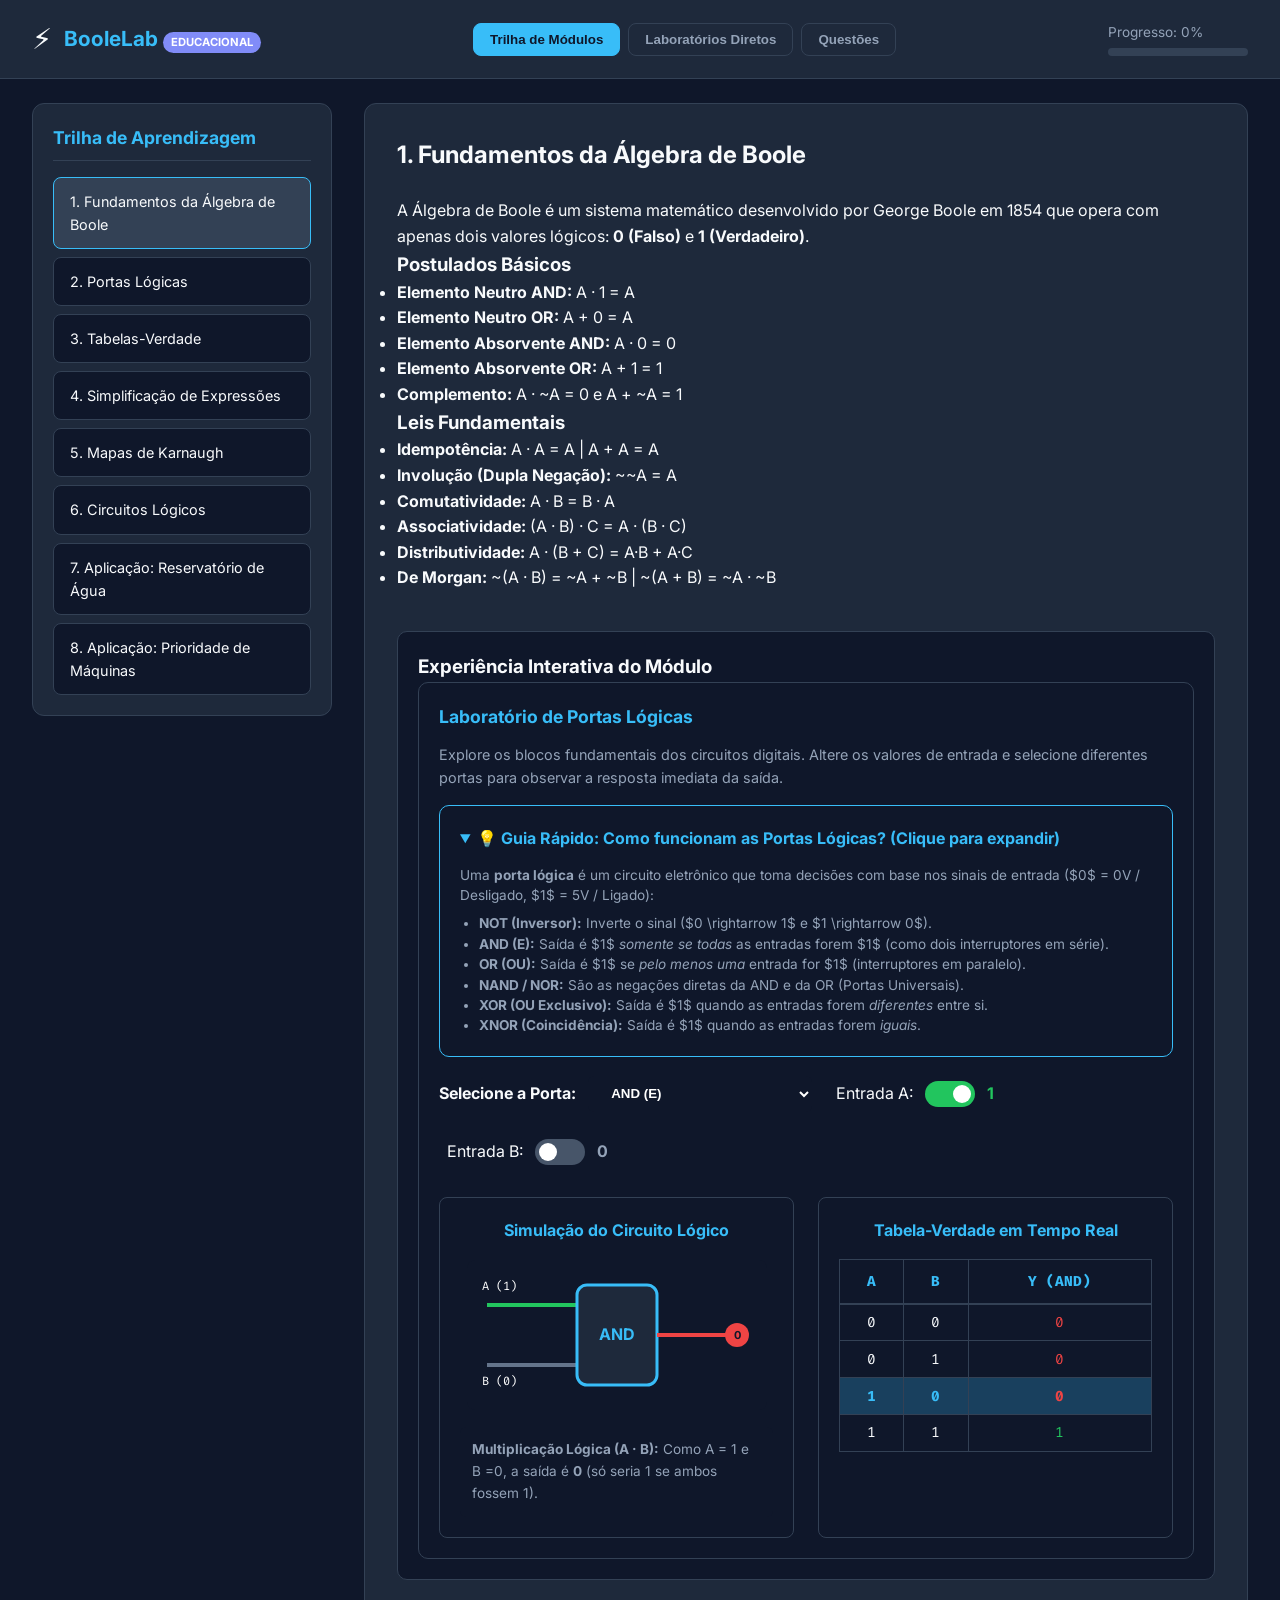
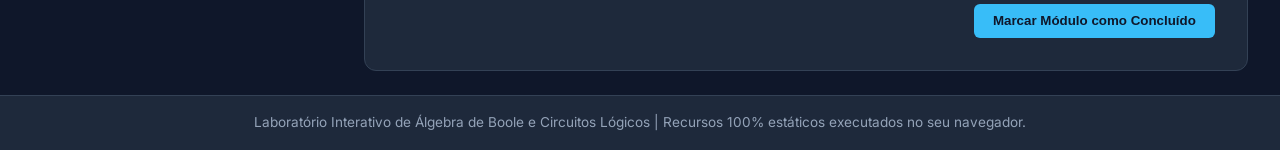
<file: index.html>
<!DOCTYPE html>
<html lang="pt-BR">
<head>
  <meta charset="UTF-8">
  <meta name="viewport" content="width=device-width, initial-scale=1.0">
  <title>Laboratório Interativo de Álgebra de Boole e Circuitos Lógicos</title>
  <link rel="stylesheet" href="css/main.css">
  <link rel="stylesheet" href="css/components.css">
  <link rel="stylesheet" href="css/lab.css">
  <link rel="preconnect" href="https://fonts.googleapis.com">
  <link href="https://fonts.googleapis.com/css2?family=Fira+Code:wght@400;600&family=Inter:wght@300;400;600;700&display=swap" rel="stylesheet">
</head>
<body>
  <header class="app-header">
    <div class="logo-container">
      <span class="logo-icon">⚡</span>
      <h1>BooleLab <span class="badge-beta">Educacional</span></h1>
    </div>
    <nav class="top-nav" role="navigation" aria-label="Navegação principal">
      <button id="nav-modules-btn" class="nav-btn active" aria-pressed="true" aria-label="Ver trilha de módulos">Trilha de Módulos</button>
      <button id="nav-labs-btn" class="nav-btn" aria-pressed="false" aria-label="Ver laboratórios diretos">Laboratórios Diretos</button>
      <button id="nav-questions-btn" class="nav-btn" aria-pressed="false" aria-label="Ver questões práticas">Questões</button>
    </nav>
    <div class="progress-bar-header">
      <span id="progress-text">Progresso: 0%</span>
      <div class="progress-track">
        <div id="progress-fill" class="progress-fill" style="width: 0%;"></div>
      </div>
    </div>
  </header>

  <main class="app-container">
    <!-- VISÃO 1: TRILHA DE MÓDULOS -->
    <section id="view-modules" class="view-section active">
      <aside class="sidebar-modules">
        <h2>Trilha de Aprendizagem</h2>
        <ul id="module-list" class="module-list">
          <!-- Gerado dinamicamente pelo JS -->
        </ul>
      </aside>

      <article class="content-module" id="module-display">
        <!-- Conteúdo do Módulo Ativo carregado dinamicamente -->
      </article>
    </section>

    <!-- VISÃO 2: LABORATÓRIOS DIRETOS -->
    <section id="view-labs" class="view-section">
      <nav class="lab-tabs" role="tablist" aria-label="Seleção de laboratório">
        <button class="lab-tab-btn active" data-lab="gates" role="tab" aria-selected="true" aria-controls="lab-container">Portas Lógicas</button>
        <button class="lab-tab-btn" data-lab="truth" role="tab" aria-selected="false" aria-controls="lab-container">Tabela-Verdade</button>
        <button class="lab-tab-btn" data-lab="simplifier" role="tab" aria-selected="false" aria-controls="lab-container">Simplificador</button>
        <button class="lab-tab-btn" data-lab="kmap" role="tab" aria-selected="false" aria-controls="lab-container">Mapa de Karnaugh</button>
        <button class="lab-tab-btn" data-lab="circuit" role="tab" aria-selected="false" aria-controls="lab-container">Visualizador de Circuitos</button>
        <button class="lab-tab-btn" data-lab="reservoir" role="tab" aria-selected="false" aria-controls="lab-container">Reservatório de Água</button>
        <button class="lab-tab-btn" data-lab="priority" role="tab" aria-selected="false" aria-controls="lab-container">Prioridade de Máquinas</button>
      </nav>

      <div id="lab-container" class="lab-content-area" role="region" aria-label="Área do laboratório ativo">
        <!-- Renderização dinâmica do laboratório selecionado -->
      </div>
    </section>

    <!-- VISÃO 3: QUESTÕES PRÁTICAS -->
    <section id="view-questions" class="view-section">
      <div id="projects-container" role="region" aria-label="Área de questões práticas"></div>
    </section>
  </main>

  <footer class="app-footer">
    <p>Laboratório Interativo de Álgebra de Boole e Circuitos Lógicos | Recursos 100% estáticos executados no seu navegador.</p>
  </footer>

  <!-- Scripts do Motor Lógico e Dados -->
  <script src="js/logic-engine.js"></script>
  <script src="js/kmap-engine.js"></script>
  <script src="js/progress.js"></script>
  <script src="js/course-data.js"></script>

  <!-- Scripts de Laboratórios Específicos -->
  <script src="js/labs/gates-lab.js"></script>
  <script src="js/labs/truth-builder.js"></script>
  <script src="js/labs/simplifier.js"></script>
  <script src="js/labs/kmap-lab.js"></script>
  <script src="js/labs/circuit-builder.js"></script>
  <script src="js/labs/reservoir-sim.js"></script>
  <script src="js/labs/priority-sim.js"></script>
  <script src="js/labs/projects-lab.js"></script>

  <!-- Script Principal da Aplicação -->
  <script src="js/app.js"></script>
</body>
</html>
</file>
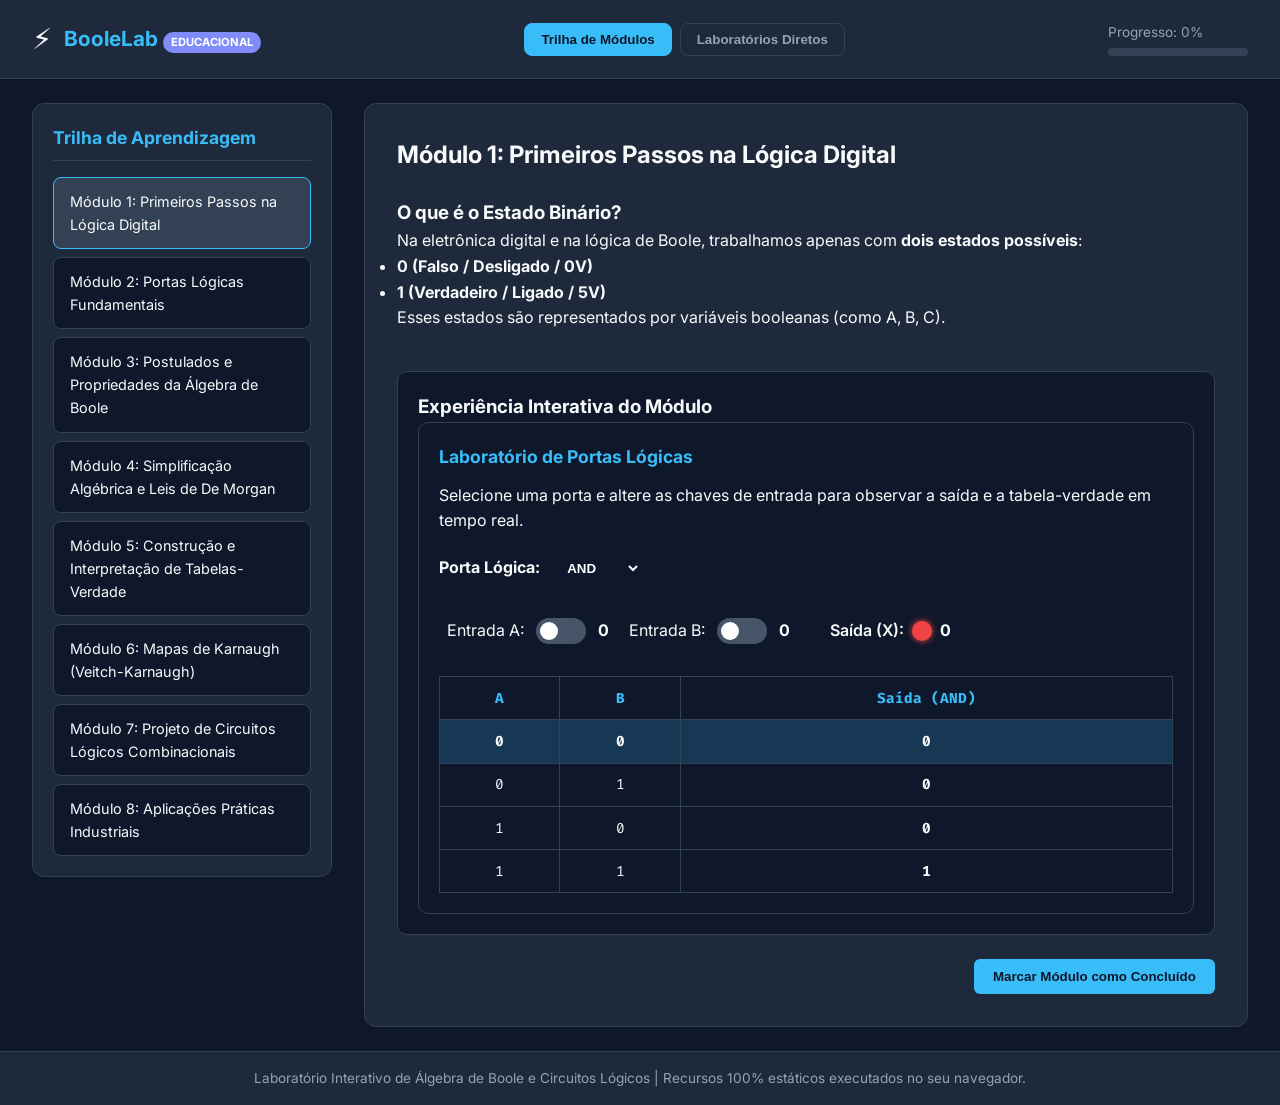
<file: boole-lab/index.html>
<!DOCTYPE html>
<html lang="pt-BR">
<head>
  <meta charset="UTF-8">
  <meta name="viewport" content="width=device-width, initial-scale=1.0">
  <title>Laboratório Interativo de Álgebra de Boole e Circuitos Lógicos</title>
  <link rel="stylesheet" href="css/main.css">
  <link rel="stylesheet" href="css/components.css">
  <link rel="stylesheet" href="css/lab.css">
  <link rel="preconnect" href="https://fonts.googleapis.com">
  <link href="https://fonts.googleapis.com/css2?family=Fira+Code:wght@400;600&family=Inter:wght@300;400;600;700&display=swap" rel="stylesheet">
</head>
<body>
  <header class="app-header">
    <div class="logo-container">
      <span class="logo-icon">⚡</span>
      <h1>BooleLab <span class="badge-beta">Educacional</span></h1>
    </div>
    <nav class="top-nav">
      <button id="nav-modules-btn" class="nav-btn active">Trilha de Módulos</button>
      <button id="nav-labs-btn" class="nav-btn">Laboratórios Diretos</button>
    </nav>
    <div class="progress-bar-header">
      <span id="progress-text">Progresso: 0%</span>
      <div class="progress-track">
        <div id="progress-fill" class="progress-fill" style="width: 0%;"></div>
      </div>
    </div>
  </header>

  <main class="app-container">
    <!-- VISÃO 1: TRILHA DE MÓDULOS -->
    <section id="view-modules" class="view-section active">
      <aside class="sidebar-modules">
        <h2>Trilha de Aprendizagem</h2>
        <ul id="module-list" class="module-list">
          <!-- Gerado dinamicamente pelo JS -->
        </ul>
      </aside>

      <article class="content-module" id="module-display">
        <!-- Conteúdo do Módulo Ativo carregado dinamicamente -->
      </article>
    </section>

    <!-- VISÃO 2: LABORATÓRIOS DIRETOS -->
    <section id="view-labs" class="view-section">
      <nav class="lab-tabs">
        <button class="lab-tab-btn active" data-lab="gates">Portas Lógicas</button>
        <button class="lab-tab-btn" data-lab="truth">Tabela-Verdade</button>
        <button class="lab-tab-btn" data-lab="simplifier">Simplificador</button>
        <button class="lab-tab-btn" data-lab="kmap">Mapa de Karnaugh</button>
        <button class="lab-tab-btn" data-lab="circuit">Visualizador de Circuitos</button>
        <button class="lab-tab-btn" data-lab="reservoir">Reservatório de Água</button>
        <button class="lab-tab-btn" data-lab="priority">Prioridade de Máquinas</button>
      </nav>

      <div id="lab-container" class="lab-content-area">
        <!-- Renderização dinâmica do laboratório selecionado -->
      </div>
    </section>
  </main>

  <footer class="app-footer">
    <p>Laboratório Interativo de Álgebra de Boole e Circuitos Lógicos | Recursos 100% estáticos executados no seu navegador.</p>
  </footer>

  <!-- Scripts do Motor Lógico e Dados -->
  <script src="js/logic-engine.js"></script>
  <script src="js/kmap-engine.js"></script>
  <script src="js/progress.js"></script>
  <script src="js/course-data.js"></script>

  <!-- Scripts de Laboratórios Específicos -->
  <script src="js/labs/gates-lab.js"></script>
  <script src="js/labs/truth-builder.js"></script>
  <script src="js/labs/simplifier.js"></script>
  <script src="js/labs/kmap-lab.js"></script>
  <script src="js/labs/circuit-builder.js"></script>
  <script src="js/labs/reservoir-sim.js"></script>
  <script src="js/labs/priority-sim.js"></script>

  <!-- Script Principal da Aplicação -->
  <script src="js/app.js"></script>
</body>
</html>
</file>
<file: css/main.css>
:root {
  --bg-dark: #0f172a;
  --bg-card: #1e293b;
  --bg-hover: #334155;
  --primary: #38bdf8;
  --primary-hover: #0284c7;
  --secondary: #818cf8;
  --accent-green: #22c55e;
  --accent-red: #ef4444;
  --text-main: #f8fafc;
  --text-muted: #94a3b8;
  --border-color: #334155;
  --font-sans: 'Inter', system-ui, -apple-system, sans-serif;
  --font-code: 'Fira Code', monospace;
}

* {
  box-sizing: border-box;
  margin: 0;
  padding: 0;
}

body {
  background-color: var(--bg-dark);
  color: var(--text-main);
  font-family: var(--font-sans);
  line-height: 1.6;
  min-height: 100vh;
  display: flex;
  flex-direction: column;
}

.app-header {
  background-color: var(--bg-card);
  border-bottom: 1px solid var(--border-color);
  padding: 1rem 2rem;
  display: flex;
  align-items: center;
  justify-content: space-between;
  flex-wrap: wrap;
  gap: 1rem;
}

.logo-container {
  display: flex;
  align-items: center;
  gap: 0.75rem;
}

.logo-icon {
  font-size: 1.8rem;
}

.logo-container h1 {
  font-size: 1.3rem;
  font-weight: 700;
  color: var(--primary);
}

.badge-beta {
  font-size: 0.7rem;
  background-color: var(--secondary);
  color: #fff;
  padding: 0.2rem 0.5rem;
  border-radius: 12px;
  text-transform: uppercase;
}

.top-nav {
  display: flex;
  gap: 0.5rem;
}

.nav-btn {
  background: transparent;
  border: 1px solid var(--border-color);
  color: var(--text-muted);
  padding: 0.5rem 1rem;
  border-radius: 8px;
  cursor: pointer;
  font-weight: 600;
  transition: all 0.2s ease;
}

.nav-btn:hover, .nav-btn.active {
  background-color: var(--primary);
  color: #0f172a;
  border-color: var(--primary);
}

.progress-bar-header {
  display: flex;
  flex-direction: column;
  gap: 0.3rem;
  font-size: 0.85rem;
  color: var(--text-muted);
}

.progress-track {
  width: 140px;
  height: 8px;
  background-color: var(--border-color);
  border-radius: 4px;
  overflow: hidden;
}

.progress-fill {
  height: 100%;
  background: linear-gradient(90deg, var(--primary), var(--accent-green));
  transition: width 0.3s ease;
}

.app-container {
  flex: 1;
  padding: 1.5rem 2rem;
  max-width: 1400px;
  margin: 0 auto;
  width: 100%;
}

.view-section {
  display: none;
}

.view-section.active {
  display: flex;
  gap: 2rem;
}

#view-modules {
  display: none;
}

#view-modules.active {
  display: grid;
  grid-template-columns: 300px 1fr;
}

.sidebar-modules {
  background-color: var(--bg-card);
  border-radius: 12px;
  padding: 1.25rem;
  border: 1px solid var(--border-color);
  height: fit-content;
}

.sidebar-modules h2 {
  font-size: 1.1rem;
  margin-bottom: 1rem;
  color: var(--primary);
  border-bottom: 1px solid var(--border-color);
  padding-bottom: 0.5rem;
}

.module-list {
  list-style: none;
  display: flex;
  flex-direction: column;
  gap: 0.5rem;
}

.module-item {
  padding: 0.75rem 1rem;
  border-radius: 8px;
  background-color: var(--bg-dark);
  border: 1px solid var(--border-color);
  cursor: pointer;
  font-size: 0.9rem;
  display: flex;
  align-items: center;
  justify-content: space-between;
  transition: all 0.2s ease;
}

.module-item:hover, .module-item.active {
  border-color: var(--primary);
  background-color: var(--bg-hover);
}

.module-item.completed::after {
  content: "✓";
  color: var(--accent-green);
  font-weight: bold;
}

.content-module {
  background-color: var(--bg-card);
  border-radius: 12px;
  padding: 2rem;
  border: 1px solid var(--border-color);
  display: flex;
  flex-direction: column;
  gap: 1.5rem;
}

.app-footer {
  text-align: center;
  padding: 1rem;
  font-size: 0.85rem;
  color: var(--text-muted);
  border-top: 1px solid var(--border-color);
  background-color: var(--bg-card);
}

@media (max-width: 900px) {
  .app-header {
    gap: 0.75rem;
  }

  .logo-container,
  .top-nav,
  .progress-bar-header {
    min-width: 0;
  }

  .top-nav {
    flex-wrap: wrap;
  }

  .app-container {
    min-width: 0;
  }

  #view-modules.active {
    grid-template-columns: minmax(0, 1fr);
  }

  .sidebar-modules,
  .content-module {
    min-width: 0;
  }

  .module-list {
    display: grid;
    grid-template-columns: repeat(auto-fit, minmax(min(100%, 220px), 1fr));
  }

  #view-labs.active {
    flex-direction: column;
    align-items: stretch;
  }

  #view-labs .lab-tabs,
  #lab-container {
    width: 100%;
    min-width: 0;
  }

  #view-questions.active {
    display: block;
  }

  #projects-container {
    min-width: 0;
  }
}

@media (max-width: 600px) {
  .app-header {
    align-items: stretch;
    flex-direction: column;
    padding: 0.75rem;
  }

  .logo-container {
    justify-content: center;
    flex-wrap: wrap;
  }

  .logo-container h1 {
    font-size: 1.2rem;
  }

  .top-nav {
    display: grid;
    grid-template-columns: repeat(2, minmax(0, 1fr));
    width: 100%;
  }

  .nav-btn {
    min-width: 0;
    min-height: 48px;
    padding: 0.65rem 0.4rem;
    font-size: 0.82rem;
    line-height: 1.25;
    white-space: normal;
  }

  #nav-questions-btn {
    grid-column: 1 / -1;
  }

  .progress-bar-header {
    display: grid;
    grid-template-columns: auto minmax(0, 1fr);
    align-items: center;
    width: 100%;
    gap: 0.75rem;
  }

  .progress-track {
    width: 100%;
  }

  .app-container {
    padding: 0.9rem 0.75rem;
  }

  .view-section.active {
    gap: 1rem;
  }

  .sidebar-modules {
    padding: 0.9rem;
  }

  .module-list {
    grid-template-columns: minmax(0, 1fr);
  }

  .module-item {
    min-width: 0;
    padding: 0.7rem;
    overflow-wrap: anywhere;
  }

  .content-module {
    gap: 1rem;
    padding: 1rem;
  }

  .app-footer {
    padding: 0.85rem 0.75rem;
    overflow-wrap: anywhere;
  }
}

@media (max-width: 380px) {
  .app-container {
    padding-right: 0.6rem;
    padding-left: 0.6rem;
  }

  .content-module {
    padding: 0.8rem;
  }
}
</file>
<file: css/components.css>
/* Cartões, botões e controles interativos */
.card-box {
  background-color: var(--bg-dark);
  border: 1px solid var(--border-color);
  border-radius: 10px;
  padding: 1.25rem;
}

.card-title {
  color: var(--primary);
  font-size: 1.1rem;
  margin-bottom: 0.75rem;
}

/* Switches para entradas lógicas */
.switch-container {
  display: inline-flex;
  align-items: center;
  gap: 0.75rem;
  margin: 0.5rem;
}

.switch {
  position: relative;
  display: inline-block;
  width: 50px;
  height: 26px;
}

.switch input {
  opacity: 0;
  width: 0;
  height: 0;
}

.slider {
  position: absolute;
  cursor: pointer;
  top: 0; left: 0; right: 0; bottom: 0;
  background-color: #475569;
  transition: .3s;
  border-radius: 26px;
}

.slider:before {
  position: absolute;
  content: "";
  height: 18px;
  width: 18px;
  left: 4px;
  bottom: 4px;
  background-color: white;
  transition: .3s;
  border-radius: 50%;
}

input:checked + .slider {
  background-color: var(--accent-green);
}

input:checked + .slider:before {
  transform: translateX(24px);
}

/* Indicador LED de saída */
.led-indicator {
  display: inline-flex;
  align-items: center;
  gap: 0.5rem;
  font-weight: 600;
}

.led-light {
  width: 20px;
  height: 20px;
  border-radius: 50%;
  background-color: #334155;
  box-shadow: inset 0 0 4px rgba(0,0,0,0.8);
  transition: all 0.3s ease;
}

.led-light.on {
  background-color: var(--accent-green);
  box-shadow: 0 0 12px var(--accent-green);
}

.led-light.off {
  background-color: var(--accent-red);
  box-shadow: 0 0 6px var(--accent-red);
}

/* Tabelas estilizadas */
.truth-table-styled {
  width: 100%;
  border-collapse: collapse;
  margin-top: 1rem;
  font-family: var(--font-code);
  font-size: 0.9rem;
}

.truth-table-styled th, .truth-table-styled td {
  border: 1px solid var(--border-color);
  padding: 0.6rem;
  text-align: center;
}

.truth-table-styled th {
  background-color: var(--bg-dark);
  color: var(--primary);
}

.truth-table-styled tr.highlight-row {
  background-color: rgba(56, 189, 248, 0.2);
  font-weight: bold;
}

.btn-action {
  background-color: var(--primary);
  color: #0f172a;
  border: none;
  padding: 0.6rem 1.2rem;
  border-radius: 6px;
  font-weight: 600;
  cursor: pointer;
  transition: background-color 0.2s;
}

.btn-action:hover {
  background-color: var(--primary-hover);
}

/* ── Acessibilidade: foco visível ──────────────────────────────────────────── */
/* Foco para todos os controles interativos */
.btn-action:focus-visible,
.nav-btn:focus-visible,
.lab-tab-btn:focus-visible,
select:focus-visible,
input[type="text"]:focus-visible,
input[type="checkbox"]:focus-visible {
  outline: 3px solid var(--primary);
  outline-offset: 2px;
}

/* Foco para itens da lista de módulos */
.module-item:focus-visible {
  outline: 3px solid var(--primary);
  outline-offset: 2px;
  border-color: var(--primary);
}

/* Foco para células do KMap */
.kmap-cell[data-key]:focus-visible {
  outline: 3px solid var(--primary);
  outline-offset: -2px;
}

/* Garantia de foco visível para qualquer elemento focável não coberto acima */
:focus-visible {
  outline: 3px solid var(--primary);
  outline-offset: 2px;
}
/* Estilização dos Botões de Abas dos Laboratórios Diretos */
.lab-tabs-nav, 
.lab-tabs-container,
#view-labs .lab-tabs,
div[data-lab-tabs] {
  display: flex;
  flex-wrap: wrap;
  gap: 0.5rem;
  margin-bottom: 1.5rem;
}

/* Botão individual do laboratório */
button.lab-tab-btn,
.lab-tab-btn {
  background-color: #1e293b !important;
  color: #94a3b8 !important;
  border: 1px solid #334155 !important;
  padding: 0.65rem 1.1rem !important;
  border-radius: 8px !important;
  font-size: 0.88rem !important;
  font-weight: 600 !important;
  font-family: inherit !important;
  cursor: pointer !important;
  transition: all 0.2s ease-in-out !important;
  display: inline-flex !important;
  align-items: center !important;
  justify-content: center !important;
  box-shadow: 0 2px 4px rgba(0, 0, 0, 0.2) !important;
}

/* Estado de Hover (passar o mouse) */
button.lab-tab-btn:hover,
.lab-tab-btn:hover {
  background-color: #334155 !important;
  color: #38bdf8 !important;
  border-color: #38bdf8 !important;
  transform: translateY(-1px) !important;
}

/* Estado Ativo (aba selecionada) */
button.lab-tab-btn.active,
.lab-tab-btn.active {
  background-color: rgba(56, 189, 248, 0.15) !important;
  color: #38bdf8 !important;
  border-color: #38bdf8 !important;
  box-shadow: 0 0 12px rgba(56, 189, 248, 0.25) !important;
}

@media (max-width: 900px) {
  .card-box,
  .lab-content-area,
  #module-display,
  #module-interactive-area,
  #projects-container {
    min-width: 0;
    max-width: 100%;
  }

  svg,
  img,
  canvas,
  video {
    max-width: 100%;
    height: auto;
  }

  .lab-content-area [style*="minmax(280px"],
  #module-display [style*="minmax(280px"],
  .lab-content-area [style*="minmax(240px"],
  #module-display [style*="minmax(240px"] {
    grid-template-columns: minmax(0, 1fr) !important;
  }

  #truth-table-output,
  .lab-content-area [style*="overflow-x: auto"],
  .lab-content-area [style*="overflow-x:auto"],
  #module-display [style*="overflow-x: auto"],
  #module-display [style*="overflow-x:auto"],
  #projects-container [style*="overflow-x: auto"],
  #projects-container [style*="overflow-x:auto"] {
    max-width: 100%;
    overscroll-behavior-x: contain;
  }

  .lab-content-area table,
  #module-display table,
  #projects-container table {
    max-width: 100%;
  }

  .content-module :is(code, pre),
  .lab-content-area :is(code, pre),
  #projects-container :is(code, pre) {
    max-width: 100%;
    overflow-wrap: anywhere;
    white-space: pre-wrap;
  }
}

@media (max-width: 600px) {
  .card-box {
    padding: 0.9rem;
    border-radius: 8px;
  }

  .btn-action,
  .lab-tab-btn {
    min-height: 44px;
    max-width: 100%;
    white-space: normal;
  }

  select,
  input[type="text"] {
    min-height: 44px;
    max-width: 100%;
  }

  .cell-toggle {
    min-width: 44px;
    min-height: 44px !important;
    height: auto !important;
  }

  summary {
    min-height: 44px;
  }

  .lab-tabs {
    align-items: stretch;
    gap: 0.4rem;
    margin-bottom: 1rem;
  }

  .lab-tabs .lab-tab-btn {
    flex: 1 1 180px !important;
    min-width: 0 !important;
    padding: 0.65rem 0.55rem !important;
    line-height: 1.25;
    text-align: center;
  }

  .switch-container {
    min-height: 44px;
    max-width: 100%;
    flex-wrap: wrap;
  }

  .truth-table-styled {
    font-size: 0.78rem;
  }

  .truth-table-styled th,
  .truth-table-styled td {
    padding: 0.4rem;
  }

  #truth-expr-input {
    min-width: 0 !important;
    width: 100%;
  }

  #project-cards,
  #output-cards {
    display: grid !important;
    grid-template-columns: minmax(0, 1fr);
  }

  #projects-container .proj-select-btn,
  #projects-container .out-select-btn {
    min-width: 0 !important;
    width: 100%;
  }

  #projects-container .proj-select-btn {
    padding: 0.9rem 1rem !important;
  }

  #projects-container .proj-select-btn > div:first-child {
    font-size: 1.05rem !important;
    overflow-wrap: anywhere;
  }
}
</file>
<file: css/lab.css>
/* Layout Acadêmico Oficial do Mapa de Karnaugh */
.kmap-board-academic {
  display: inline-flex;
  flex-direction: column;
  background: #0f172a;
  padding: 1.25rem;
  border-radius: 12px;
  border: 1px solid var(--border-color);
  box-shadow: 0 10px 25px rgba(0,0,0,0.4);
  user-select: none;
}

/* Linhas do Topo e Fundo */
.kmap-top-row, .kmap-bottom-row {
  display: flex;
  align-items: center;
  height: 36px;
}

.kmap-corner-spacer {
  width: 40px;
}

.kmap-corner-spacer-small {
  width: 40px;
}

/* Topo: B */
.kmap-top-row .bracket-dash {
  width: 166px;
  color: #ef4444;
  font-size: 1.5rem;
  font-family: var(--font-code);
  font-weight: bold;
  text-align: center;
}

.kmap-top-row .bracket-var {
  width: 166px;
  color: #38bdf8;
  font-size: 1.2rem;
  font-family: var(--font-code);
  font-weight: bold;
  text-align: center;
  border-bottom: 3px solid #38bdf8;
  height: 24px;
  line-height: 20px;
}

/* Fundo: D */
.kmap-bottom-row .bracket-dash {
  width: 83px;
  color: #ef4444;
  font-size: 1.5rem;
  font-family: var(--font-code);
  font-weight: bold;
  text-align: center;
}

.kmap-bottom-row .bracket-var {
  width: 166px;
  color: #38bdf8;
  font-size: 1.2rem;
  font-family: var(--font-code);
  font-weight: bold;
  text-align: center;
  border-top: 3px solid #38bdf8;
  height: 24px;
  line-height: 24px;
}

/* Estrutura Central (Esquerda e Direita) */
.kmap-center-row {
  display: flex;
  align-items: center;
}

/* Esquerda: A */
.kmap-left-col-outer {
  display: flex;
  flex-direction: column;
  width: 40px;
  align-items: center;
  justify-content: center;
  font-family: var(--font-code);
  font-weight: bold;
}

.kmap-left-col-outer .bracket-dash {
  height: 166px;
  color: #ef4444;
  font-size: 1.5rem;
  display: flex;
  align-items: center;
  justify-content: center;
}

.kmap-left-col-outer .bracket-var {
  height: 166px;
  color: #38bdf8;
  font-size: 1.2rem;
  border-right: 3px solid #38bdf8;
  display: flex;
  align-items: center;
  justify-content: center;
  width: 100%;
}

/* Direita: C */
.kmap-right-col-outer {
  display: flex;
  flex-direction: column;
  width: 40px;
  align-items: center;
  justify-content: center;
  font-family: var(--font-code);
  font-weight: bold;
}

.kmap-right-col-outer .bracket-dash {
  height: 83px;
  color: #ef4444;
  font-size: 1.5rem;
  display: flex;
  align-items: center;
  justify-content: center;
}

.kmap-right-col-outer .bracket-var {
  height: 166px;
  color: #38bdf8;
  font-size: 1.2rem;
  border-left: 3px solid #38bdf8;
  display: flex;
  align-items: center;
  justify-content: center;
  width: 100%;
}

/* Matriz */
.kmap-matrix-grid {
  display: grid;
  gap: 6px;
  background-color: #334155;
  padding: 6px;
  border-radius: 8px;
}

.grid-4x4 {
  grid-template-columns: repeat(4, 80px);
  grid-template-rows: repeat(4, 80px);
}

.grid-2x4 {
  grid-template-columns: repeat(4, 80px);
  grid-template-rows: repeat(2, 80px);
}

.grid-2x2 {
  grid-template-columns: repeat(2, 80px);
  grid-template-rows: repeat(2, 80px);
}

/* Eixos dimensionados para acompanhar as matrizes menores sem afetar o 4x4. */
.kmap-board-2x2 .kmap-top-row,
.kmap-board-2x4 .kmap-top-row {
  display: grid;
  grid-template-columns: 40px repeat(2, minmax(0, 1fr));
}

.kmap-board-2x2 .kmap-top-row .bracket-dash,
.kmap-board-2x2 .kmap-top-row .bracket-var,
.kmap-board-2x4 .kmap-top-row .bracket-dash,
.kmap-board-2x4 .kmap-top-row .bracket-var {
  width: auto;
  min-width: 0;
}

.kmap-board-2x2 .kmap-left-col-outer .bracket-dash,
.kmap-board-2x2 .kmap-left-col-outer .bracket-var,
.kmap-board-2x4 .kmap-left-col-outer .bracket-dash,
.kmap-board-2x4 .kmap-left-col-outer .bracket-var {
  width: 100%;
  height: 89px;
  flex: 0 0 89px;
}

.kmap-board-2x4 .kmap-bottom-row {
  display: grid;
  grid-template-columns: 40px minmax(0, 1fr) minmax(0, 2fr) minmax(0, 1fr);
}

.kmap-board-2x4 .kmap-bottom-row .bracket-dash,
.kmap-board-2x4 .kmap-bottom-row .bracket-var {
  width: auto;
  min-width: 0;
}

.kmap-board-2x2 .cell-lit,
.kmap-board-2x4 .cell-lit {
  display: flex;
  flex-direction: column;
  align-items: center;
  line-height: 1;
}

.kmap-board-2x2 .kmap-academic-cell,
.kmap-board-2x4 .kmap-academic-cell {
  display: grid;
  grid-template-rows: auto 1fr auto;
  justify-items: center;
  padding: 4px 3px;
}

.kmap-board-2x2 .cell-bin,
.kmap-board-2x4 .cell-bin {
  font-size: 0.55rem;
  line-height: 1;
  white-space: nowrap;
}

.kmap-board-2x2 .cell-num,
.kmap-board-2x4 .cell-num {
  align-self: center;
  font-size: 1.3rem;
  line-height: 1;
}

.kmap-board-2x2 .cell-lit span:first-child,
.kmap-board-2x4 .cell-lit span:first-child {
  font-size: 0.58rem;
  color: inherit;
}

.kmap-dimension-note {
  margin: 0.75rem 0 0;
  color: var(--text-muted);
  font-size: 0.78rem;
  line-height: 1.5;
  text-align: center;
}

.kmap-academic-cell {
  background-color: #1e293b;
  border-radius: 6px;
  display: flex;
  flex-direction: column;
  align-items: center;
  justify-content: space-between;
  padding: 6px 4px;
  cursor: pointer;
  transition: all 0.15s ease-in-out;
  border: 1px solid rgba(255,255,255,0.05);
}

.kmap-academic-cell:hover {
  background-color: #334155;
  border-color: #38bdf8;
  transform: scale(1.03);
}

.cell-bin {
  font-size: 0.65rem;
  color: var(--text-muted);
  font-family: var(--font-code);
}

.cell-num {
  font-size: 1.6rem;
  font-weight: bold;
  font-family: var(--font-code);
  color: var(--text-muted);
}

.cell-lit {
  font-size: 0.72rem;
  font-family: var(--font-code);
  color: #64748b;
}

.kmap-academic-cell.active-cell {
  background-color: rgba(34, 197, 94, 0.18);
  border-color: #22c55e;
  box-shadow: 0 0 12px rgba(34, 197, 94, 0.25);
}

.kmap-academic-cell.active-cell .cell-num {
  color: #22c55e;
  text-shadow: 0 0 8px rgba(34, 197, 94, 0.6);
}

.kmap-academic-cell.active-cell .cell-lit {
  color: #86efac;
  font-weight: bold;
}

@media (max-width: 900px) {
  #kmap-wrapper,
  #module-interactive-area #kmap-wrapper {
    justify-content: flex-start !important;
    max-width: 100%;
    overflow-x: auto;
    overscroll-behavior-x: contain;
  }

  #projects-container [style*="overflow-x:auto"],
  #projects-container [style*="overflow-x: auto"] {
    box-sizing: border-box;
    width: 100%;
    min-width: 0;
    justify-content: flex-start !important;
    max-width: 100%;
    overscroll-behavior-x: contain;
  }

  .kmap-board-academic {
    flex: 0 0 auto;
  }
}

@media (max-width: 600px) {
  .kmap-board-academic {
    padding: 0.85rem;
  }

  #kmap-result-expr {
    font-size: 1.25rem !important;
    overflow-wrap: anywhere;
    word-break: break-word;
  }

  .kmap-dimension-note {
    text-align: left;
  }
}
</file>
<file: boole-lab/css/main.css>
:root {
  --bg-dark: #0f172a;
  --bg-card: #1e293b;
  --bg-hover: #334155;
  --primary: #38bdf8;
  --primary-hover: #0284c7;
  --secondary: #818cf8;
  --accent-green: #22c55e;
  --accent-red: #ef4444;
  --text-main: #f8fafc;
  --text-muted: #94a3b8;
  --border-color: #334155;
  --font-sans: 'Inter', system-ui, -apple-system, sans-serif;
  --font-code: 'Fira Code', monospace;
}

* {
  box-sizing: border-box;
  margin: 0;
  padding: 0;
}

body {
  background-color: var(--bg-dark);
  color: var(--text-main);
  font-family: var(--font-sans);
  line-height: 1.6;
  min-height: 100vh;
  display: flex;
  flex-direction: column;
}

.app-header {
  background-color: var(--bg-card);
  border-bottom: 1px solid var(--border-color);
  padding: 1rem 2rem;
  display: flex;
  align-items: center;
  justify-content: space-between;
  flex-wrap: wrap;
  gap: 1rem;
}

.logo-container {
  display: flex;
  align-items: center;
  gap: 0.75rem;
}

.logo-icon {
  font-size: 1.8rem;
}

.logo-container h1 {
  font-size: 1.3rem;
  font-weight: 700;
  color: var(--primary);
}

.badge-beta {
  font-size: 0.7rem;
  background-color: var(--secondary);
  color: #fff;
  padding: 0.2rem 0.5rem;
  border-radius: 12px;
  text-transform: uppercase;
}

.top-nav {
  display: flex;
  gap: 0.5rem;
}

.nav-btn {
  background: transparent;
  border: 1px solid var(--border-color);
  color: var(--text-muted);
  padding: 0.5rem 1rem;
  border-radius: 8px;
  cursor: pointer;
  font-weight: 600;
  transition: all 0.2s ease;
}

.nav-btn:hover, .nav-btn.active {
  background-color: var(--primary);
  color: #0f172a;
  border-color: var(--primary);
}

.progress-bar-header {
  display: flex;
  flex-direction: column;
  gap: 0.3rem;
  font-size: 0.85rem;
  color: var(--text-muted);
}

.progress-track {
  width: 140px;
  height: 8px;
  background-color: var(--border-color);
  border-radius: 4px;
  overflow: hidden;
}

.progress-fill {
  height: 100%;
  background: linear-gradient(90deg, var(--primary), var(--accent-green));
  transition: width 0.3s ease;
}

.app-container {
  flex: 1;
  padding: 1.5rem 2rem;
  max-width: 1400px;
  margin: 0 auto;
  width: 100%;
}

.view-section {
  display: none;
}

.view-section.active {
  display: flex;
  gap: 2rem;
}

#view-modules {
  display: none;
}

#view-modules.active {
  display: grid;
  grid-template-columns: 300px 1fr;
}

.sidebar-modules {
  background-color: var(--bg-card);
  border-radius: 12px;
  padding: 1.25rem;
  border: 1px solid var(--border-color);
  height: fit-content;
}

.sidebar-modules h2 {
  font-size: 1.1rem;
  margin-bottom: 1rem;
  color: var(--primary);
  border-bottom: 1px solid var(--border-color);
  padding-bottom: 0.5rem;
}

.module-list {
  list-style: none;
  display: flex;
  flex-direction: column;
  gap: 0.5rem;
}

.module-item {
  padding: 0.75rem 1rem;
  border-radius: 8px;
  background-color: var(--bg-dark);
  border: 1px solid var(--border-color);
  cursor: pointer;
  font-size: 0.9rem;
  display: flex;
  align-items: center;
  justify-content: space-between;
  transition: all 0.2s ease;
}

.module-item:hover, .module-item.active {
  border-color: var(--primary);
  background-color: var(--bg-hover);
}

.module-item.completed::after {
  content: "✓";
  color: var(--accent-green);
  font-weight: bold;
}

.content-module {
  background-color: var(--bg-card);
  border-radius: 12px;
  padding: 2rem;
  border: 1px solid var(--border-color);
  display: flex;
  flex-direction: column;
  gap: 1.5rem;
}

.app-footer {
  text-align: center;
  padding: 1rem;
  font-size: 0.85rem;
  color: var(--text-muted);
  border-top: 1px solid var(--border-color);
  background-color: var(--bg-card);
}

@media (max-width: 900px) {
  #view-modules.active {
    grid-template-columns: 1fr;
  }
}
</file>
<file: boole-lab/css/components.css>
/* Cartões, botões e controles interativos */
.card-box {
  background-color: var(--bg-dark);
  border: 1px solid var(--border-color);
  border-radius: 10px;
  padding: 1.25rem;
}

.card-title {
  color: var(--primary);
  font-size: 1.1rem;
  margin-bottom: 0.75rem;
}

/* Switches para entradas lógicas */
.switch-container {
  display: inline-flex;
  align-items: center;
  gap: 0.75rem;
  margin: 0.5rem;
}

.switch {
  position: relative;
  display: inline-block;
  width: 50px;
  height: 26px;
}

.switch input {
  opacity: 0;
  width: 0;
  height: 0;
}

.slider {
  position: absolute;
  cursor: pointer;
  top: 0; left: 0; right: 0; bottom: 0;
  background-color: #475569;
  transition: .3s;
  border-radius: 26px;
}

.slider:before {
  position: absolute;
  content: "";
  height: 18px;
  width: 18px;
  left: 4px;
  bottom: 4px;
  background-color: white;
  transition: .3s;
  border-radius: 50%;
}

input:checked + .slider {
  background-color: var(--accent-green);
}

input:checked + .slider:before {
  transform: translateX(24px);
}

/* Indicador LED de saída */
.led-indicator {
  display: inline-flex;
  align-items: center;
  gap: 0.5rem;
  font-weight: 600;
}

.led-light {
  width: 20px;
  height: 20px;
  border-radius: 50%;
  background-color: #334155;
  box-shadow: inset 0 0 4px rgba(0,0,0,0.8);
  transition: all 0.3s ease;
}

.led-light.on {
  background-color: var(--accent-green);
  box-shadow: 0 0 12px var(--accent-green);
}

.led-light.off {
  background-color: var(--accent-red);
  box-shadow: 0 0 6px var(--accent-red);
}

/* Tabelas estilizadas */
.truth-table-styled {
  width: 100%;
  border-collapse: collapse;
  margin-top: 1rem;
  font-family: var(--font-code);
  font-size: 0.9rem;
}

.truth-table-styled th, .truth-table-styled td {
  border: 1px solid var(--border-color);
  padding: 0.6rem;
  text-align: center;
}

.truth-table-styled th {
  background-color: var(--bg-dark);
  color: var(--primary);
}

.truth-table-styled tr.highlight-row {
  background-color: rgba(56, 189, 248, 0.2);
  font-weight: bold;
}

.btn-action {
  background-color: var(--primary);
  color: #0f172a;
  border: none;
  padding: 0.6rem 1.2rem;
  border-radius: 6px;
  font-weight: 600;
  cursor: pointer;
  transition: background-color 0.2s;
}

.btn-action:hover {
  background-color: var(--primary-hover);
}
</file>
<file: boole-lab/css/lab.css>
/* Estilos específicos dos laboratórios interativos */
.lab-tabs {
  display: flex;
  gap: 0.5rem;
  border-bottom: 1px solid var(--border-color);
  padding-bottom: 0.5rem;
  margin-bottom: 1.5rem;
  overflow-x: auto;
}

.lab-tab-btn {
  background: var(--bg-card);
  border: 1px solid var(--border-color);
  color: var(--text-muted);
  padding: 0.6rem 1.2rem;
  border-radius: 8px;
  cursor: pointer;
  white-space: nowrap;
}

.lab-tab-btn.active {
  background-color: var(--primary);
  color: #0f172a;
  font-weight: 600;
}

.lab-content-area {
  background-color: var(--bg-card);
  border-radius: 12px;
  padding: 1.5rem;
  border: 1px solid var(--border-color);
}

/* Estilo do Mapa de Karnaugh */
.kmap-grid {
  display: inline-grid;
  gap: 2px;
  background-color: var(--border-color);
  padding: 2px;
  border-radius: 6px;
  margin: 1rem 0;
}

.kmap-cell {
  background-color: var(--bg-dark);
  width: 50px;
  height: 50px;
  display: flex;
  align-items: center;
  justify-content: center;
  font-family: var(--font-code);
  font-weight: bold;
  cursor: pointer;
  user-select: none;
}

.kmap-cell:hover {
  background-color: var(--bg-hover);
}

.kmap-header-cell {
  background-color: #1e293b;
  color: var(--primary);
  font-size: 0.8rem;
  font-family: var(--font-code);
}

/* Animação do Reservatório de Água */
.reservoir-container {
  display: flex;
  gap: 2rem;
  align-items: flex-end;
  justify-content: center;
  padding: 2rem;
  background-color: var(--bg-dark);
  border-radius: 12px;
}

.water-tank {
  width: 140px;
  height: 180px;
  border: 4px solid #64748b;
  border-top: none;
  border-radius: 0 0 10px 10px;
  position: relative;
  background-color: rgba(255,255,255,0.02);
  display: flex;
  align-items: flex-end;
}

.water-level {
  width: 100%;
  background-color: #0284c7;
  transition: height 0.5s ease-in-out;
  opacity: 0.8;
}

.sensor-dot {
  position: absolute;
  right: -12px;
  width: 16px;
  height: 16px;
  border-radius: 50%;
  background-color: #475569;
  border: 2px solid #fff;
}

.sensor-dot.active {
  background-color: var(--accent-green);
  box-shadow: 0 0 8px var(--accent-green);
}
</file>
